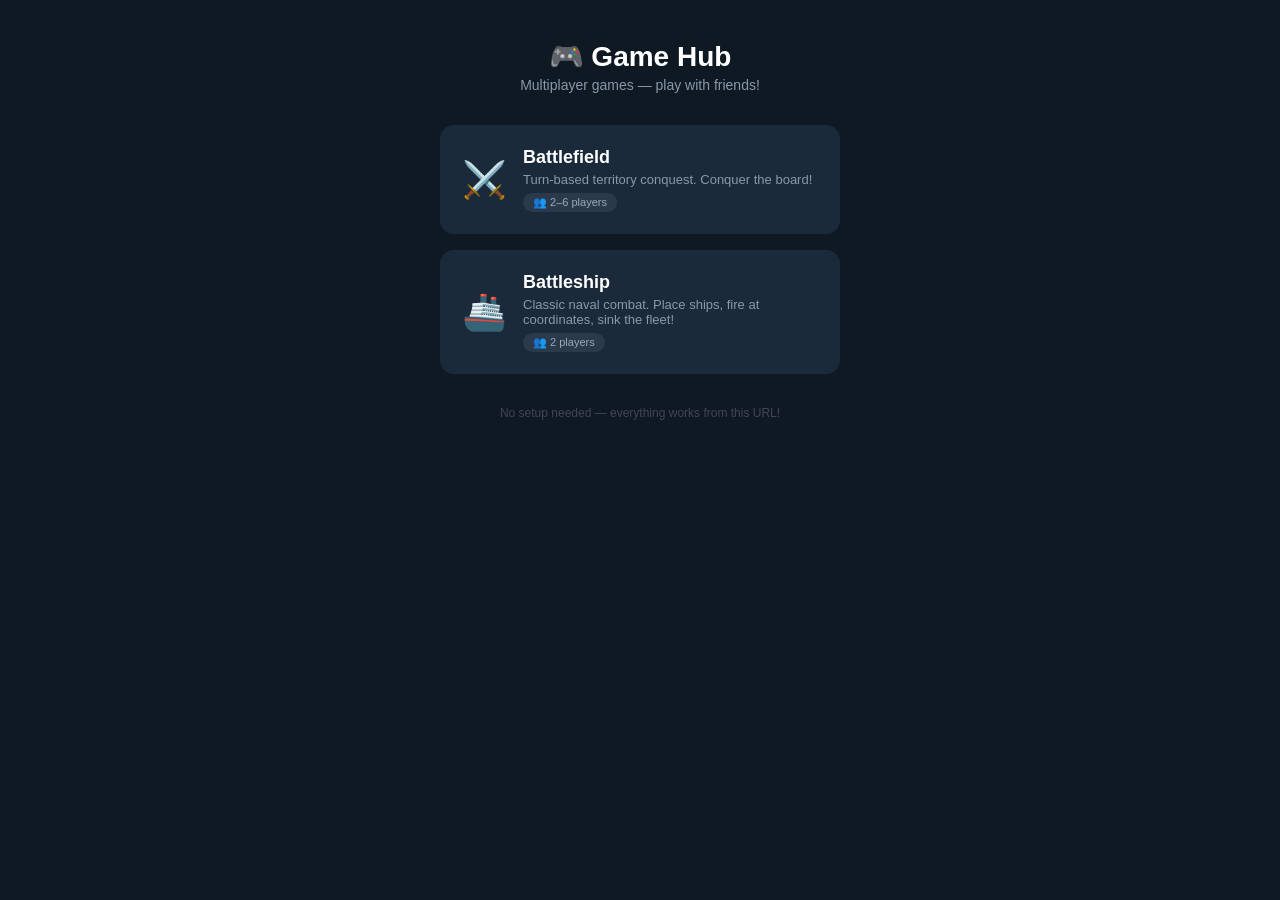
<file: index.html>
<!DOCTYPE html>
<html lang="en">
<head>
  <meta charset="UTF-8">
  <meta name="viewport" content="width=device-width, initial-scale=1.0, user-scalable=no">
  <title>Game Hub</title>
  <style>
    * { margin: 0; padding: 0; box-sizing: border-box; }
    body {
      font-family: -apple-system, BlinkMacSystemFont, 'Segoe UI', Roboto, sans-serif;
      background: #0f1923; color: #e0e0e0; min-height: 100vh;
      display: flex; flex-direction: column; align-items: center;
      padding: 40px 16px;
    }
    h1 { font-size: 28px; margin-bottom: 4px; color: #fff; }
    .subtitle { color: #8899aa; font-size: 14px; margin-bottom: 32px; }
    .games-grid {
      display: grid; grid-template-columns: 1fr;
      gap: 16px; width: 100%; max-width: 400px;
    }
    .game-card {
      background: #1a2a3a; border-radius: 14px; padding: 20px;
      display: flex; align-items: center; gap: 16px;
      text-decoration: none; color: inherit;
      transition: all 0.2s; border: 2px solid transparent;
    }
    .game-card:active { transform: scale(0.97); }
    .game-card:hover { border-color: #e74c3c; background: #1e3044; }
    .game-icon { font-size: 36px; flex-shrink: 0; }
    .game-info h3 { font-size: 18px; margin-bottom: 4px; color: #fff; }
    .game-info p { font-size: 13px; color: #8899aa; }
    .players-badge {
      background: #2a3a4a; padding: 3px 10px; border-radius: 20px;
      font-size: 11px; color: #99aabb; margin-top: 6px; display: inline-block;
    }
    .settings-section {
      margin-top: 40px; width: 100%; max-width: 400px;
      background: #1a2a3a; border-radius: 12px; padding: 16px;
    }
    .settings-section h4 { font-size: 14px; color: #8899aa; margin-bottom: 10px; }
    .settings-row { display: flex; gap: 8px; }
    .settings-row input {
      flex: 1; padding: 10px 14px; border: 2px solid #2a3a4a;
      border-radius: 8px; background: #0f1923; color: #fff;
      font-size: 14px; outline: none;
    }
    .settings-row input:focus { border-color: #3498db; }
    .settings-row button {
      padding: 10px 16px; border: none; border-radius: 8px;
      background: #2ecc71; color: #fff; font-weight: 600; cursor: pointer;
      font-size: 13px; white-space: nowrap;
    }
    .settings-row button:active { transform: scale(0.97); }
    #statusMsg { margin-top: 8px; font-size: 12px; color: #2ecc71; min-height: 18px; }
  </style>
</head>
<body>
  <h1>🎮 Game Hub</h1>
  <p class="subtitle">Multiplayer games — play with friends!</p>

  <div class="games-grid">
    <a href="games/battlefield/" class="game-card">
      <div class="game-icon">⚔️</div>
      <div class="game-info">
        <h3>Battlefield</h3>
        <p>Turn-based territory conquest. Conquer the board!</p>
        <span class="players-badge">👥 2–6 players</span>
      </div>
    </a>

    <a href="games/battleship/" class="game-card">
      <div class="game-icon">🚢</div>
      <div class="game-info">
        <h3>Battleship</h3>
        <p>Classic naval combat. Place ships, fire at coordinates, sink the fleet!</p>
        <span class="players-badge">👥 2 players</span>
      </div>
    </a>

    <!-- More games go here -->
    <!--
    <a href="games/next-game/" class="game-card">
      <div class="game-icon">🎯</div>
      <div class="game-info">
        <h3>Next Game</h3>
        <p>Coming soon...</p>
      </div>
    </a>
    -->
  </div>

  <p class="subtitle" style="margin-top:32px;font-size:12px;color:#445">
    No setup needed — everything works from this URL!
  </p>

  <script>
    // For backwards compatibility: ensure BF_BACKEND is this origin
    if (!localStorage.getItem('BF_BACKEND')) {
      // All games default to window.location.origin, so no config needed
    }
  </script>
</body>
</html>
</file>
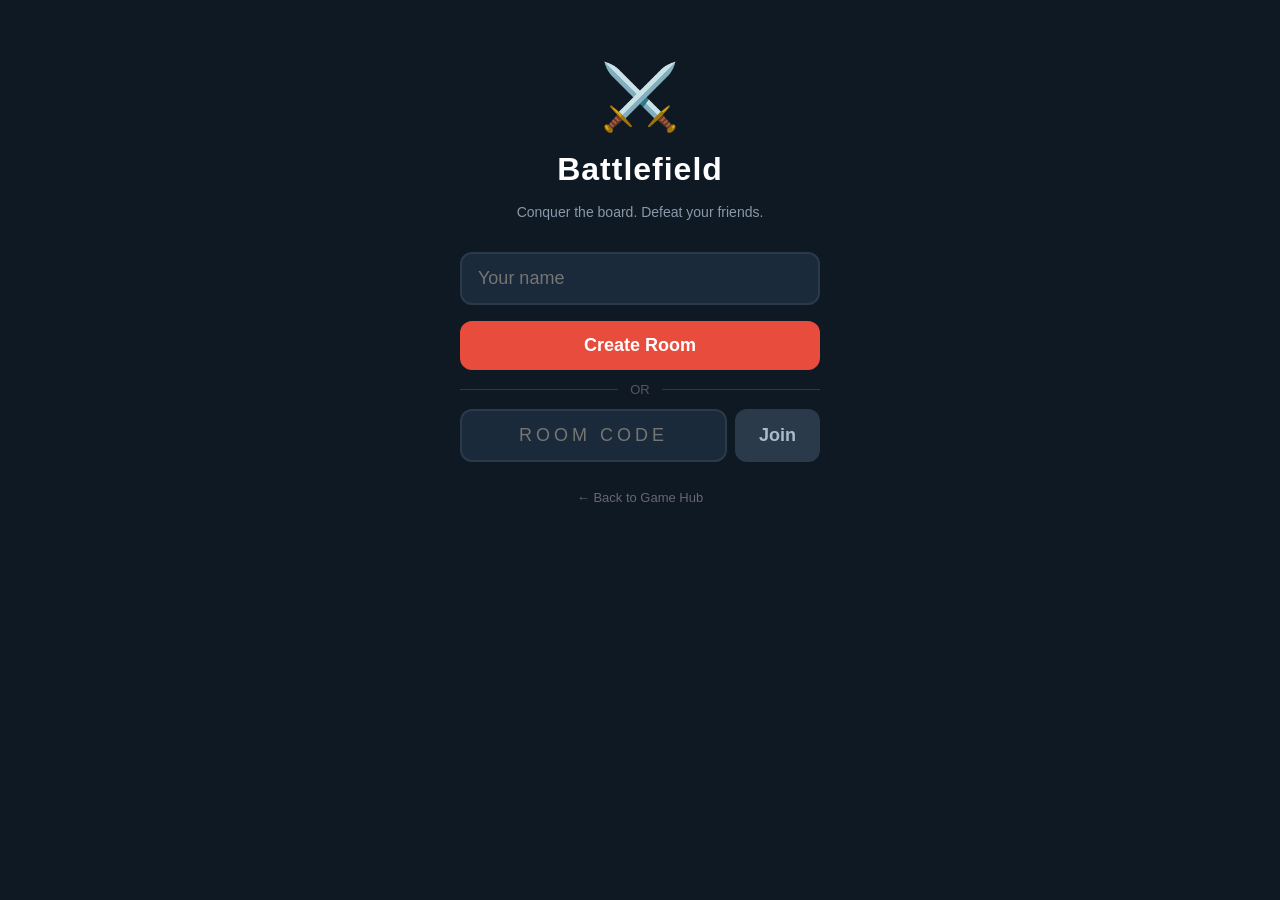
<file: games/battlefield/index.html>
<!DOCTYPE html>
<html lang="en">
<head>
  <meta charset="UTF-8">
  <meta name="viewport" content="width=device-width, initial-scale=1.0, user-scalable=no">
  <title>Battlefield</title>
  <link rel="stylesheet" href="style.css">
</head>
<body>
  <div id="landingPage">
    <div class="logo">⚔️</div>
    <h1>Battlefield</h1>
    <p class="subtitle">Conquer the board. Defeat your friends.</p>

    <div class="input-group">
      <input type="text" id="nameInput" placeholder="Your name" maxlength="12" autocomplete="off">
    </div>

    <div class="btn-group">
      <button id="createBtn" class="btn primary" onclick="createRoom()">Create Room</button>
      <div class="divider"><span>OR</span></div>
      <div class="join-row">
        <input type="text" id="roomCodeInput" placeholder="Room code" maxlength="4" autocomplete="off" style="text-transform:uppercase;letter-spacing:4px;text-align:center">
        <button id="joinBtn" class="btn secondary" onclick="joinRoom()">Join</button>
      </div>
    </div>

    <a href="../" class="back-link">← Back to Game Hub</a>

    <div id="errorMsg" class="error hide"></div>
  </div>

  <div id="lobbyPage" class="hide">
    <a href="../" class="back-link" style="margin-bottom:12px">← Hub</a>
    <div class="header">
      <span>Room: <strong id="roomCodeDisplay"></strong></span>
      <span id="playerCount">0/6</span>
    </div>
    <div id="playerList" class="player-list"></div>
    <button id="readyBtn" class="btn primary full" onclick="toggleReady()">Ready ✓</button>
    <p class="hint">Waiting for all players to be ready...</p>
  </div>

  <div id="gamePage" class="hide">
    <div id="gameHeader" class="game-header">
      <div id="turnInfo"></div>
      <div id="phaseInfo"></div>
      <a href="../" style="font-size:11px;color:#667;text-decoration:none">Exit</a>
    </div>
    <div id="board" class="board"></div>
    <div id="controls" class="controls">
      <div id="actionPanel"></div>
      <button id="endTurnBtn" class="btn secondary small hide" onclick="endTurn()">End Turn →</button>
    </div>
    <div id="battleLog" class="battle-log"></div>
  </div>

  <div id="gameOverModal" class="modal hide">
    <div class="modal-content">
      <div class="winner-icon">👑</div>
      <h2 id="winnerText">Player Wins!</h2>
      <button class="btn primary" onclick="location.reload()">Play Again</button>
    </div>
  </div>

  <script src="https://cdn.socket.io/4.7.4/socket.io.min.js"></script>
  <script>
    // 🔧 Backend URL: check localStorage, fallback to same origin
    const BACKEND_URL = localStorage.getItem('BF_BACKEND') || window.location.origin;
    const socket = io(BACKEND_URL);

    let playerIndex = -1;
    let myName = '';
    let myColor = '';
    let currentRoom = '';
    let isReady = false;
    let gameState = { board: [], players: [], currentPlayer: -1, phase: 'waiting' };
    let selectedCell = -1;
    let attackableCells = [];
    let myReinforcements = 0;
    let reinforcementsPlaced = 0;

    const COLORS = ['#e74c3c','#2ecc71','#3498db','#f39c12','#9b59b6','#1abc9c'];

    const savedName = localStorage.getItem('battlefield_name');
    if (savedName) document.getElementById('nameInput').value = savedName;

    function showError(msg) {
      const el = document.getElementById('errorMsg');
      el.textContent = msg;
      el.classList.remove('hide');
      setTimeout(() => el.classList.add('hide'), 3000);
    }

    function showPage(id) {
      ['landingPage', 'lobbyPage', 'gamePage', 'gameOverModal'].forEach(p => {
        document.getElementById(p).classList.toggle('hide', p !== id);
      });
    }

    function createRoom() {
      const name = document.getElementById('nameInput').value.trim();
      if (!name) return showError('Enter your name');
      myName = name;
      localStorage.setItem('battlefield_name', name);
      socket.emit('createRoom', name, (res) => {
        if (res.success) {
          currentRoom = res.code;
          playerIndex = res.playerIndex;
          myColor = COLORS[playerIndex];
          document.getElementById('roomCodeDisplay').textContent = res.code;
          showPage('lobbyPage');
        } else {
          showError(res.error || 'Failed to create room');
        }
      });
    }

    function joinRoom() {
      const name = document.getElementById('nameInput').value.trim();
      const code = document.getElementById('roomCodeInput').value.trim().toUpperCase();
      if (!name) return showError('Enter your name');
      if (!code) return showError('Enter a room code');
      myName = name;
      localStorage.setItem('battlefield_name', name);
      socket.emit('joinRoom', { code, name }, (res) => {
        if (res.success) {
          currentRoom = res.code;
          playerIndex = res.playerIndex;
          myColor = COLORS[playerIndex];
          document.getElementById('roomCodeDisplay').textContent = res.code;
          showPage('lobbyPage');
        } else {
          showError(res.error || 'Failed to join room');
        }
      });
    }

    function toggleReady() {
      isReady = !isReady;
      document.getElementById('readyBtn').textContent = isReady ? '✓ Ready' : 'Not Ready';
      document.getElementById('readyBtn').classList.toggle('active', isReady);
      socket.emit('ready');
    }

    socket.on('playerList', (players) => {
      const list = document.getElementById('playerList');
      list.innerHTML = players.map((p, i) => `
        <div class="player-item">
          <span class="player-color" style="background:${p.color}"></span>
          <span class="player-name">${p.name}</span>
          <span class="player-status">${p.ready ? '✓' : '...'}</span>
        </div>
      `).join('');
      document.getElementById('playerCount').textContent = `${players.length}/6`;
    });

    socket.on('gameStart', (data) => {
      gameState = data;
      selectedCell = -1;
      attackableCells = [];
      myReinforcements = 0;
      reinforcementsPlaced = 0;
      showPage('gamePage');
      renderBoard();
      updateGameInfo();
    });

    socket.on('boardUpdate', (board) => {
      gameState.board = board;
      renderBoard();
    });

    socket.on('turnUpdate', (data) => {
      gameState.currentPlayer = data.currentPlayer;
      gameState.phase = data.phase;
      myReinforcements = data.reinforcements || 0;
      reinforcementsPlaced = 0;

      document.getElementById('endTurnBtn').classList.add('hide');

      if (data.phase === 'reinforce') {
        document.getElementById('actionPanel').innerHTML =
          `<div class="phase-label">🎯 Reinforce Phase</div>
           <div class="phase-detail">Place <strong>${myReinforcements}</strong> troop${myReinforcements > 1 ? 's' : ''} on your territories</div>`;
      } else if (data.phase === 'attack') {
        document.getElementById('actionPanel').innerHTML =
          `<div class="phase-label">⚔️ Attack Phase</div>
           <div class="phase-detail">Select one of your territories, then an adjacent enemy</div>`;
        document.getElementById('endTurnBtn').classList.remove('hide');
      }

      selectedCell = -1;
      attackableCells = [];
      updateGameInfo();
      renderBoard();
    });

    socket.on('battleResult', (result) => {
      const log = document.getElementById('battleLog');
      const w = result.attackerWins ? '⚔️ Attacker wins!' : '🛡️ Defender holds!';
      log.innerHTML = `
        <div class="battle-entry ${result.attackerWins ? 'win' : 'loss'}">
          <div>🎲 Attack: [${result.aRolls.join(', ')}] = ${result.aTotal}</div>
          <div>🎲 Defend: [${result.dRolls.join(', ')}] = ${result.dTotal}</div>
          <div class="result-text">${w}</div>
        </div>` + log.innerHTML;
      if (log.children.length > 5) log.removeChild(log.lastChild);
    });

    socket.on('gameOver', (data) => {
      gameState.phase = 'ended';
      document.getElementById('winnerText').textContent =
        data.winner === playerIndex ? '🏆 You Win!' : `${data.winnerName} Wins!`;
      document.getElementById('gameOverModal').classList.remove('hide');
    });

    function renderBoard() {
      const board = document.getElementById('board');
      board.innerHTML = '';
      gameState.board.forEach((cell, i) => {
        const div = document.createElement('div');
        div.className = 'cell';
        if (cell.owner >= 0) {
          const color = gameState.players[cell.owner].color;
          div.style.background = color;
          if (cell.owner === playerIndex) {
            div.classList.add('own');
          } else {
            div.classList.add('enemy');
          }
          div.innerHTML = `<span class="troop-count">${cell.troops}</span>`;
        } else {
          div.classList.add('empty');
        }
        if (i === selectedCell) div.classList.add('selected');
        if (attackableCells.includes(i)) div.classList.add('attackable');

        div.addEventListener('click', () => onCellClick(i));
        div.addEventListener('touchend', (e) => { e.preventDefault(); onCellClick(i); });
        board.appendChild(div);
      });
    }

    function updateGameInfo() {
      const isMyTurn = gameState.currentPlayer === playerIndex;
      const currentPlayer = gameState.players[gameState.currentPlayer];
      const turnEl = document.getElementById('turnInfo');
      const phaseEl = document.getElementById('phaseInfo');

      if (gameState.phase === 'ended') return;

      if (isMyTurn) {
        turnEl.innerHTML = `Your turn <span style="color:${myColor}">⬤</span>`;
        turnEl.className = 'my-turn';
      } else {
        turnEl.innerHTML = `${currentPlayer.name}'s turn <span style="color:${currentPlayer.color}">⬤</span>`;
        turnEl.className = 'other-turn';
      }
    }

    function onCellClick(idx) {
      if (gameState.currentPlayer !== playerIndex) return;
      const cell = gameState.board[idx];

      if (gameState.phase === 'reinforce') {
        if (cell.owner !== playerIndex) return;
        if (reinforcementsPlaced >= myReinforcements) return;
        socket.emit('placeTroops', idx);
        reinforcementsPlaced++;
        if (reinforcementsPlaced < myReinforcements) {
          document.getElementById('actionPanel').innerHTML =
            `<div class="phase-label">🎯 Placing reinforcements (${reinforcementsPlaced}/${myReinforcements})</div>`;
        }
        return;
      }

      if (gameState.phase === 'attack') {
        if (cell.owner === playerIndex) {
          selectedCell = idx;
          attackableCells = getAttackableCells(idx);
          renderBoard();
          document.getElementById('actionPanel').innerHTML =
            `<div class="phase-label">⚔️ Selected territory</div>
             <div class="phase-detail">Tap an adjacent enemy to attack</div>`;
        } else if (attackableCells.includes(idx)) {
          socket.emit('attack', selectedCell, idx);
          selectedCell = -1;
          attackableCells = [];
          document.getElementById('actionPanel').innerHTML = `<div class="phase-label">⚔️ Attacking...</div>`;
        } else {
          selectedCell = -1;
          attackableCells = [];
          renderBoard();
          document.getElementById('actionPanel').innerHTML =
            `<div class="phase-label">⚔️ Attack Phase</div>
             <div class="phase-detail">Select one of your territories, then an adjacent enemy</div>`;
        }
      }
    }

    function getAttackableCells(fromIdx) {
      const adj = [];
      const row = Math.floor(fromIdx / 8);
      const col = fromIdx % 8;
      if (row > 0) adj.push(fromIdx - 8);
      if (row < 7) adj.push(fromIdx + 8);
      if (col > 0) adj.push(fromIdx - 1);
      if (col < 7) adj.push(fromIdx + 1);
      return adj.filter(i => {
        const cell = gameState.board[i];
        return cell.owner >= 0 && cell.owner !== playerIndex;
      });
    }

    function endTurn() {
      selectedCell = -1;
      attackableCells = [];
      socket.emit('endTurn');
    }

    document.addEventListener('keydown', (e) => {
      if (e.key === 'Enter') {
        const active = document.activeElement;
        if (active === document.getElementById('nameInput')) createRoom();
        if (active === document.getElementById('roomCodeInput')) joinRoom();
      }
    });
  </script>
</body>
</html>
</file>
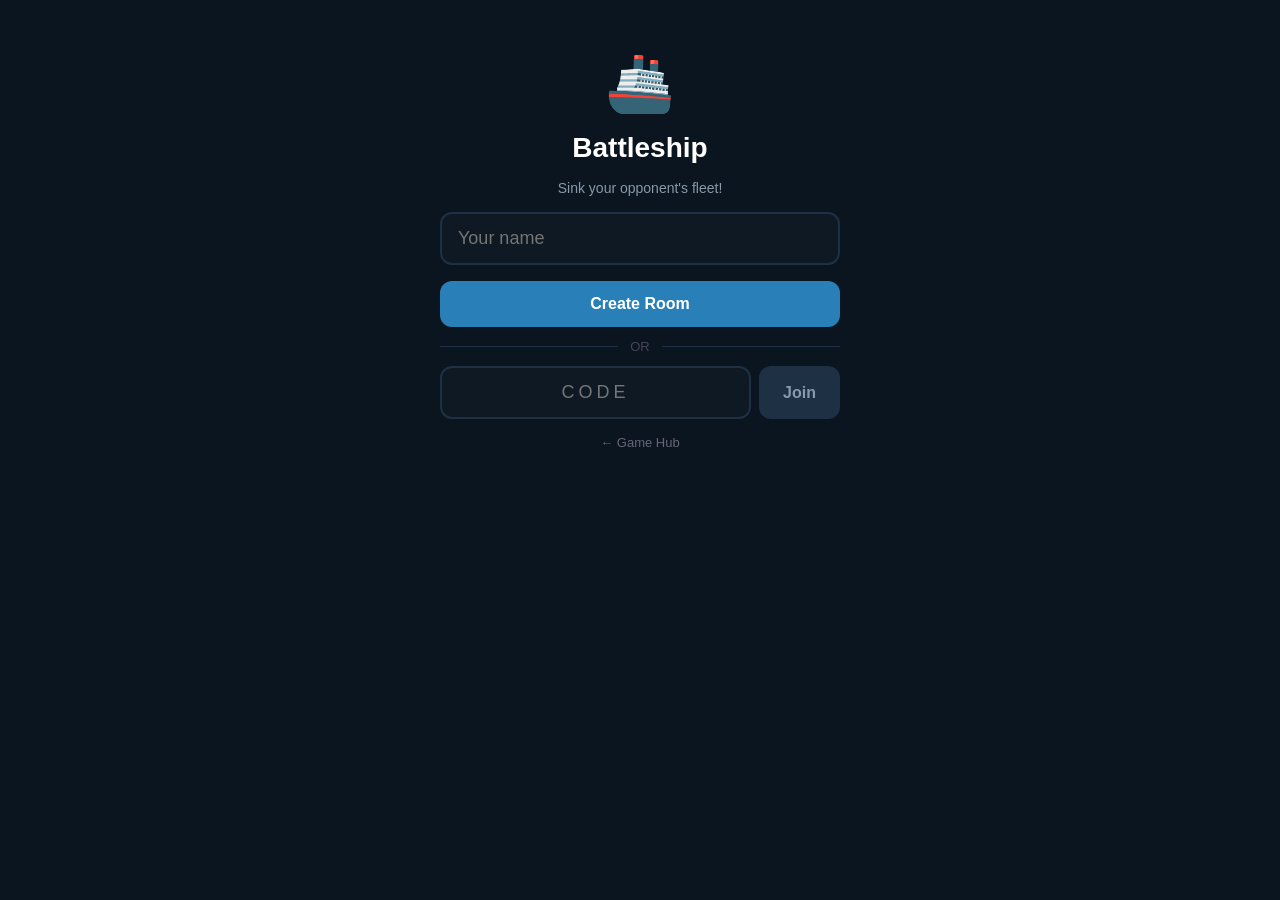
<file: games/battleship/index.html>
<!DOCTYPE html>
<html lang="en">
<head>
  <meta charset="UTF-8">
  <meta name="viewport" content="width=device-width, initial-scale=1.0, maximum-scale=1.0, user-scalable=no">
  <title>Battleship</title>
  <link rel="stylesheet" href="style.css">
</head>
<body>
  <!-- LANDING -->
  <div id="landingPage">
    <div class="logo">🚢</div>
    <h1>Battleship</h1>
    <p class="subtitle">Sink your opponent's fleet!</p>
    <div class="input-group">
      <input type="text" id="nameInput" placeholder="Your name" maxlength="12" autocomplete="off">
    </div>
    <div class="btn-group">
      <button class="btn primary" onclick="createRoom()">Create Room</button>
      <div class="divider"><span>OR</span></div>
      <div class="join-row">
        <input type="text" id="roomCodeInput" placeholder="Code" maxlength="4" autocomplete="off">
        <button class="btn secondary" onclick="joinRoom()">Join</button>
      </div>
    </div>
    <a href="../" class="back-link">← Game Hub</a>
    <div id="errorMsg" class="error hide"></div>
  </div>

  <!-- LOBBY -->
  <div id="lobbyPage" class="hide">
    <a href="../" class="back-link">← Hub</a>
    <div class="header">
      <span>Room: <strong id="roomCodeDisplay"></strong></span>
      <span id="playerCount">0/2</span>
    </div>
    <div id="playerList" class="player-list"></div>
    <p class="hint">Waiting for opponent to join...</p>
  </div>

  <!-- GAME (Placement + Play) -->
  <div id="gamePage" class="hide">
    <div id="turnBanner" class="turn-banner-wait">Setting up...</div>

    <!-- PLACEMENT PHASE -->
    <div id="placementArea">
      <div class="board-section-title">Your Fleet</div>
      <div class="board-wrapper">
        <div class="col-labels" id="yourColLabels"></div>
        <div style="display:flex">
          <div class="row-labels" id="yourRowLabels"></div>
          <div class="board" id="placementBoard"></div>
        </div>
      </div>

      <div class="ship-selector" id="shipSelector"></div>
      <div class="placement-controls">
        <button class="btn-rotate" id="rotateBtn" onclick="toggleRotation()">↻ Vertical</button>
        <button class="btn-ready" id="readyBtn" onclick="readyShips()" disabled>Ready</button>
      </div>
    </div>

    <!-- PLAY PHASE -->
    <div id="playArea" class="hide">
      <div id="log"></div>

      <div style="opacity:0.6;transform:scale(0.85);transform-origin:top center">
        <div class="board-section-title">Your Fleet</div>
        <div class="board-wrapper">
          <div class="col-labels" id="yourPlayColLabels"></div>
          <div style="display:flex">
            <div class="row-labels" id="yourPlayRowLabels"></div>
            <div class="board" id="yourPlayBoard"></div>
          </div>
        </div>
      </div>

      <div class="board-section-title" id="opponentSectionTitle">Opponent's Waters</div>
      <div class="board-wrapper">
        <div class="col-labels" id="opponentColLabels"></div>
        <div style="display:flex">
          <div class="row-labels" id="opponentRowLabels"></div>
          <div class="board" id="opponentBoard"></div>
        </div>
      </div>
    </div>
  </div>

  <!-- GAME OVER -->
  <div id="gameOverModal" class="hide">
    <div class="modal-content">
      <div class="winner-icon">🏆</div>
      <h2 id="winnerText">Game Over</h2>
      <button class="btn primary full" onclick="location.reload()">Play Again</button>
    </div>
  </div>

  <script src="https://cdn.socket.io/4.7.4/socket.io.min.js"></script>
  <script>
    const BACKEND_URL = localStorage.getItem('BF_BACKEND') || window.location.origin;
    const socket = io(BACKEND_URL);

    const ROWS = 'ABCDEFGHIJ';
    const SHIP_DEFS = [
      { id: 0, name: 'Carrier', size: 5 },
      { id: 1, name: 'Battleship', size: 4 },
      { id: 2, name: 'Cruiser', size: 3 },
      { id: 3, name: 'Submarine', size: 3 },
      { id: 4, name: 'Destroyer', size: 2 }
    ];

    let myName = '', myIndex = -1, roomCode = '';
    let horizontal = true;
    let selectedShipId = -1;
    let myShips = [];
    let myBoard = [];
    let opponentName = '';
    let isMyTurn = false;
    let opponentBoardState = null; // cached sanitized opponent board

    function createEmptyBoard() {
      const b = [];
      for (let r = 0; r < 10; r++) {
        b[r] = [];
        for (let c = 0; c < 10; c++) b[r][c] = { shipId: -1, hit: false };
      }
      return b;
    }
    function cloneShipDefs() {
      return SHIP_DEFS.map(s => ({ id: s.id, name: s.name, size: s.size, cells: [], hits: 0, alive: true }));
    }

    const savedName = localStorage.getItem('bs_name');
    if (savedName) document.getElementById('nameInput').value = savedName;

    function showError(msg) {
      const el = document.getElementById('errorMsg');
      el.textContent = msg; el.classList.remove('hide');
      setTimeout(() => el.classList.add('hide'), 3000);
    }

    function showPage(id) {
      ['landingPage','lobbyPage','gamePage'].forEach(p => {
        document.getElementById(p).classList.toggle('hide', p !== id);
      });
    }

    function createRoom() {
      const name = document.getElementById('nameInput').value.trim();
      if (!name) return showError('Enter your name');
      myName = name;
      localStorage.setItem('bs_name', name);
      socket.emit('bsCreateRoom', name, (res) => {
        if (res.success) {
          roomCode = res.code; myIndex = res.playerIndex;
          document.getElementById('roomCodeDisplay').textContent = res.code;
          showPage('lobbyPage');
        } else showError(res.error);
      });
    }

    function joinRoom() {
      const name = document.getElementById('nameInput').value.trim();
      const code = document.getElementById('roomCodeInput').value.trim().toUpperCase();
      if (!name) return showError('Enter your name');
      if (!code) return showError('Enter room code');
      myName = name;
      localStorage.setItem('bs_name', name);
      socket.emit('bsJoinRoom', { code, name }, (res) => {
        if (res.success) {
          roomCode = res.code; myIndex = res.playerIndex;
          document.getElementById('roomCodeDisplay').textContent = res.code;
          showPage('lobbyPage');
        } else showError(res.error);
      });
    }

    // --- Socket Listeners ---
    socket.on('bsPlayerList', (players) => {
      const list = document.getElementById('playerList');
      list.innerHTML = players.map(p => `
        <div class="player-item">
          <span class="player-name">${p.name}</span>
          <span class="player-status">${p.ready ? '✓ Ready' : '...'}</span>
        </div>
      `).join('');
      document.getElementById('playerCount').textContent = `${players.length}/2`;
    });

    socket.on('bsGameStart', (data) => {
      myIndex = data.playerIndex;
      myBoard = data.yourBoard;
      myShips = data.yourShips;
      opponentName = data.opponentName;
      isMyTurn = data.firstTurn === myIndex;
      opponentBoardState = null;
      showPage('gamePage');
      startPlayPhase();
    });

    socket.on('bsStartPlacement', (data) => {
      opponentName = data.opponentName;
      myBoard = createEmptyBoard();
      myShips = cloneShipDefs();
      showPage('gamePage');
      initPlacement();
    });

    socket.on('bsShipPlaced', (data) => {
      myShips = data.shipData;
      // Update client board from ship data
      myBoard = createEmptyBoard();
      for (const ship of myShips) {
        for (const cell of ship.cells) {
          myBoard[cell.r][cell.c].shipId = ship.id;
        }
      }
      renderPlacementBoard();
      renderShipSelector();
      updateReadyBtn();
    });

    socket.on('bsShotResult', (data) => {
      // I shot, here's the result
      opponentBoardState = data.opponentBoard;
      renderOpponentBoard(opponentBoardState);
      if (data.hit) {
        addLog(data.hit ? '🎯 HIT!' : '💧 Miss');
        if (data.shipSunk) addLog(`💥 ${data.shipSunk.name} SUNK!`);
      } else {
        addLog('💧 Miss');
      }
    });

    socket.on('bsOpponentShot', (data) => {
      // Opponent shot at my board
      if (data.hit) {
        myBoard[data.row][data.col].hit = true;
        addLog(`💥 Opponent scored a HIT!`);
        if (data.shipSunk) addLog(`💀 Your ${data.shipSunk.name} was sunk!`);
      } else {
        myBoard[data.row][data.col].hit = true;
        addLog('Opponent missed');
      }
      renderYourPlayBoard();
    });

    socket.on('bsTurnChange', (data) => {
      isMyTurn = data.currentTurn === myIndex;
      updateTurnBanner();
      renderOpponentBoard(opponentBoardState);
    });

    socket.on('bsGameOver', (data) => {
      showPage('gamePage');
      document.getElementById('placementArea').classList.add('hide');
      document.getElementById('playArea').classList.remove('hide');
      document.getElementById('winnerText').textContent =
        data.winner === myIndex ? '🏆 You Win!' : `${data.winnerName} Wins!`;
      document.getElementById('gameOverModal').classList.remove('hide');
    });

    // === PLACEMENT ===
    function initPlacement() {
      document.getElementById('placementArea').classList.remove('hide');
      document.getElementById('playArea').classList.add('hide');
      renderPlacementBoard();
      renderShipSelector();
      document.getElementById('rotateBtn').textContent = '↻ Vertical';
      horizontal = true;
      selectedShipId = SHIP_DEFS[0].id;
      updateReadyBtn();
    }

    function renderPlacementBoard() {
      const board = document.getElementById('placementBoard');
      board.innerHTML = '';
      for (let r = 0; r < 10; r++) {
        for (let c = 0; c < 10; c++) {
          const cell = document.createElement('div');
          cell.className = 'cell';
          const shipId = myBoard[r][c].shipId;
          if (shipId >= 0) {
            cell.classList.add('ship');
          } else {
            cell.classList.add('water');
          }
          cell.dataset.r = r; cell.dataset.c = c;
          cell.addEventListener('click', () => onPlacementCellClick(r, c));
          cell.addEventListener('touchend', (e) => { e.preventDefault(); onPlacementCellClick(r, c); });
          board.appendChild(cell);
        }
      }
      renderColumnLabels('yourColLabels');
      renderRowLabels('yourRowLabels');
    }

    function renderShipSelector() {
      const container = document.getElementById('shipSelector');
      container.innerHTML = SHIP_DEFS.map(ship => {
        const placed = myShips.find(s => s.id === ship.id).cells.length === ship.size;
        return `
          <div class="ship-option ${selectedShipId === ship.id ? 'selected' : ''} ${placed ? 'placed' : ''}"
               onclick="selectShip(${ship.id})">
            <span class="ship-name">${ship.name}</span>
            <div class="ship-blocks">
              ${Array(ship.size).fill().map(() => '<span></span>').join('')}
            </div>
          </div>
        `;
      }).join('');
    }

    function selectShip(id) {
      const ship = myShips.find(s => s.id === id);
      if (ship && ship.cells.length === ship.size) {
        // Already placed — remove it
        socket.emit('bsRemoveShip', id);
        return;
      }
      selectedShipId = id;
      renderShipSelector();
    }

    function toggleRotation() {
      horizontal = !horizontal;
      document.getElementById('rotateBtn').textContent = horizontal ? '↻ Vertical' : '↻ Horizontal';
      document.getElementById('rotateBtn').classList.toggle('active', !horizontal);
    }

    function onPlacementCellClick(row, col) {
      if (selectedShipId < 0) return;
      const shipDef = SHIP_DEFS.find(s => s.id === selectedShipId);
      const existing = myShips.find(s => s.id === selectedShipId);
      if (existing && existing.cells.length > 0) return; // already placed, remove first

      // Check if it can be placed here
      socket.emit('bsPlaceShip', { shipId: selectedShipId, row, col, horizontal });
    }

    // Remove ship on double-tap? Or let the remove be via re-clicking the ship option
    document.addEventListener('dblclick', (e) => {
      const cell = e.target.closest('.cell');
      if (!cell) return;
      const r = parseInt(cell.dataset.r);
      const c = parseInt(cell.dataset.c);
      if (isNaN(r)) return;
      const shipId = myBoard[r][c].shipId;
      if (shipId >= 0) {
        socket.emit('bsRemoveShip', shipId);
      }
    });

    function updateReadyBtn() {
      const allPlaced = myShips.every(s => s.cells.length === s.size);
      document.getElementById('readyBtn').disabled = !allPlaced;
    }

    function readyShips() {
      const allPlaced = myShips.every(s => s.cells.length === s.size);
      if (!allPlaced) return;
      socket.emit('bsReady');
      document.getElementById('readyBtn').disabled = true;
      document.getElementById('readyBtn').textContent = 'Waiting...';
    }

    // === PLAY ===
    function startPlayPhase() {
      playStarted = true;
      document.getElementById('placementArea').classList.add('hide');
      document.getElementById('playArea').classList.remove('hide');
      renderYourPlayBoard();
      renderOpponentBoard(null);
      updateTurnBanner();
      renderColumnLabels('yourPlayColLabels');
      renderRowLabels('yourPlayRowLabels');
      renderColumnLabels('opponentColLabels');
      renderRowLabels('opponentRowLabels');
    }

    // Detect when both players are ready -> start play
    // We'll know from the turn change event or the first shot result
    let playStarted = false;

    function renderYourPlayBoard() {
      const board = document.getElementById('yourPlayBoard');
      board.innerHTML = '';
      for (let r = 0; r < 10; r++) {
        for (let c = 0; c < 10; c++) {
          const cell = document.createElement('div');
          cell.className = 'cell';
          const data = myBoard[r][c];
          if (data.hit) {
            if (data.shipId >= 0) {
              cell.classList.add('hit');
            } else {
              cell.classList.add('miss');
            }
          } else if (data.shipId >= 0) {
            cell.classList.add('ship');
          } else {
            cell.classList.add('water');
          }
          board.appendChild(cell);
        }
      }
    }

    function renderOpponentBoard(sanitized) {
      if (!playStarted) startPlayPhase();
      playStarted = true;
      const board = document.getElementById('opponentBoard');
      board.innerHTML = '';
      for (let r = 0; r < 10; r++) {
        for (let c = 0; c < 10; c++) {
          const cell = document.createElement('div');
          cell.className = 'cell';

          const shot = sanitized && sanitized[r][c];
          if (shot && shot.hit) {
            // Previously shot — show hit/miss marker
            cell.classList.add(shot.hasShip ? 'hit' : 'miss');
          } else {
            // Unexplored
            cell.classList.add('water');
            if (isMyTurn) {
              cell.classList.add('targetable');
              cell.addEventListener('click', () => shoot(r, c));
            }
          }

          board.appendChild(cell);
        }
      }
      if (isMyTurn) {
        document.getElementById('opponentSectionTitle').textContent = 'Tap to fire! 🔫';
      } else {
        document.getElementById('opponentSectionTitle').textContent = `${opponentName}'s Waters`;
      }
    }

    function shoot(row, col) {
      if (!isMyTurn) return;
      // Check if this cell was already shot
      if (opponentBoardState && opponentBoardState[row] && opponentBoardState[row][col] && opponentBoardState[row][col].hit) {
        addLog('⚠ Already shot there!');
        return;
      }
      socket.emit('bsShoot', row, col);
      isMyTurn = false;
      updateTurnBanner();
      document.getElementById('opponentSectionTitle').textContent = 'Waiting...';
    }

    function updateTurnBanner() {
      const banner = document.getElementById('turnBanner');
      if (isMyTurn) {
        banner.textContent = '🔫 YOUR TURN — Fire at opponent!';
        banner.className = 'turn-banner-mine';
      } else {
        banner.textContent = `⏳ Waiting for ${opponentName}...`;
        banner.className = 'turn-banner-wait';
      }
    }

    function addLog(msg) {
      const log = document.getElementById('log');
      const entry = document.createElement('div');
      entry.className = 'log-entry';
      entry.textContent = msg;
      log.prepend(entry);
      if (log.children.length > 8) log.removeChild(log.lastChild);
    }

    // Helper render functions
    function renderColumnLabels(containerId) {
      const container = document.getElementById(containerId);
      container.innerHTML = '<div style="width:22px"></div>' +
        Array.from({length:10}, (_, i) => `<div class="col-label">${i + 1}</div>`).join('');
    }
    function renderRowLabels(containerId) {
      const container = document.getElementById(containerId);
      container.innerHTML = ROWS.split('').map(l => `<div class="row-label">${l}</div>`).join('');
    }

    // Key bindings
    document.addEventListener('keydown', (e) => {
      if (e.key === 'Enter') {
        if (!document.getElementById('landingPage').classList.contains('hide')) {
          if (document.activeElement === document.getElementById('roomCodeInput')) joinRoom();
          else createRoom();
        }
      }
    });
  </script>
</body>
</html>
</file>
<file: games/battlefield/style.css>
* {
  margin: 0;
  padding: 0;
  box-sizing: border-box;
}

body {
  font-family: -apple-system, BlinkMacSystemFont, 'Segoe UI', Roboto, sans-serif;
  background: #0f1923;
  color: #e0e0e0;
  min-height: 100vh;
  display: flex;
  justify-content: center;
  align-items: flex-start;
  padding: 20px 10px;
  -webkit-tap-highlight-color: transparent;
  user-select: none;
  -webkit-user-select: none;
}

.hide { display: none !important; }

.back-link {
  color: #667;
  font-size: 13px;
  text-decoration: none;
  display: inline-block;
  margin-top: 12px;
}
.back-link:hover { color: #99aabb; }

/* --- Landing --- */
#landingPage {
  display: flex;
  flex-direction: column;
  align-items: center;
  gap: 16px;
  padding: 40px 20px;
  max-width: 400px;
  width: 100%;
}

.logo { font-size: 64px; }
h1 { font-size: 32px; color: #fff; letter-spacing: 1px; }
.subtitle { color: #8899aa; font-size: 14px; margin-bottom: 16px; }

.input-group { width: 100%; }
.input-group input, .join-row input {
  width: 100%;
  padding: 14px 16px;
  border: 2px solid #2a3a4a;
  border-radius: 12px;
  background: #1a2a3a;
  color: #fff;
  font-size: 18px;
  outline: none;
  transition: border-color 0.2s;
}
.input-group input:focus, .join-row input:focus { border-color: #3498db; }

.btn-group {
  display: flex;
  flex-direction: column;
  gap: 12px;
  width: 100%;
}

.btn {
  padding: 14px 24px;
  border: none;
  border-radius: 12px;
  font-size: 18px;
  font-weight: 600;
  cursor: pointer;
  transition: all 0.2s;
  -webkit-tap-highlight-color: transparent;
}
.btn:active { transform: scale(0.97); }
.btn.primary { background: #e74c3c; color: #fff; }
.btn.primary:hover { background: #c0392b; }
.btn.secondary { background: #2a3a4a; color: #aabbcc; }
.btn.secondary:hover { background: #3a4a5a; }
.btn.small { padding: 10px 18px; font-size: 15px; }
.btn.full { width: 100%; }
.btn.active { background: #27ae60 !important; }

.divider {
  display: flex;
  align-items: center;
  gap: 12px;
  color: #556;
  font-size: 13px;
}
.divider::before, .divider::after {
  content: '';
  flex: 1;
  height: 1px;
  background: #2a3a4a;
}

.join-row { display: flex; gap: 8px; }
.join-row input { flex: 1; }
.join-row .btn { flex-shrink: 0; }

.error {
  color: #e74c3c;
  background: #2a1520;
  padding: 10px 16px;
  border-radius: 8px;
  font-size: 14px;
  width: 100%;
  text-align: center;
}

/* --- Lobby --- */
#lobbyPage {
  max-width: 400px;
  width: 100%;
  padding: 20px;
}

.header {
  display: flex;
  justify-content: space-between;
  align-items: center;
  margin-bottom: 24px;
  font-size: 18px;
}
.header strong { color: #f39c12; letter-spacing: 3px; }

.player-list { display: flex; flex-direction: column; gap: 8px; margin-bottom: 24px; }

.player-item {
  display: flex;
  align-items: center;
  gap: 12px;
  padding: 12px 16px;
  background: #1a2a3a;
  border-radius: 10px;
}
.player-color {
  width: 14px;
  height: 14px;
  border-radius: 50%;
  flex-shrink: 0;
}
.player-name { flex: 1; font-size: 16px; }
.player-status { font-size: 18px; color: #27ae60; }

.hint { text-align: center; color: #667; font-size: 13px; margin-top: 12px; }

/* --- Game --- */
#gamePage {
  display: flex;
  flex-direction: column;
  align-items: center;
  gap: 10px;
  width: 100%;
  max-width: 480px;
}

.game-header {
  width: 100%;
  display: flex;
  justify-content: space-between;
  align-items: center;
  padding: 8px 4px;
  font-size: 14px;
  flex-wrap: wrap;
  gap: 4px;
}

.my-turn { color: #2ecc71; font-weight: 600; }
.other-turn { color: #8899aa; }

.board {
  display: grid;
  grid-template-columns: repeat(8, 1fr);
  gap: 3px;
  width: 100%;
  aspect-ratio: 1;
  max-width: 420px;
}

.cell {
  border-radius: 5px;
  display: flex;
  align-items: center;
  justify-content: center;
  position: relative;
  cursor: pointer;
  transition: all 0.15s;
  aspect-ratio: 1;
  min-height: 30px;
}
.cell.empty { background: #1a2a3a; border: 1px solid #253545; }
.cell.own { border: 2px solid rgba(255,255,255,0.3); }
.cell.enemy { border: 1px solid rgba(0,0,0,0.3); }
.cell.selected { transform: scale(1.08); z-index: 2; border: 3px solid #fff !important; box-shadow: 0 0 12px rgba(255,255,255,0.5); }
.cell.attackable { animation: pulse 0.8s ease-in-out infinite; border: 2px dashed #fff !important; }
.cell:active { transform: scale(0.92); }

@keyframes pulse {
  0%, 100% { box-shadow: 0 0 0 0 rgba(255,255,255,0.3); }
  50% { box-shadow: 0 0 8px 4px rgba(255,255,255,0.15); }
}

.troop-count {
  font-size: clamp(11px, 3.5vw, 20px);
  font-weight: 700;
  color: #fff;
  text-shadow: 0 1px 3px rgba(0,0,0,0.7);
}

/* --- Controls --- */
.controls {
  width: 100%;
  display: flex;
  flex-direction: column;
  gap: 8px;
}

#actionPanel {
  background: #1a2a3a;
  border-radius: 10px;
  padding: 12px;
  text-align: center;
  min-height: 60px;
}
.phase-label { font-size: 16px; font-weight: 600; margin-bottom: 4px; }
.phase-detail { font-size: 13px; color: #8899aa; }

#endTurnBtn { align-self: flex-end; }

/* --- Battle Log --- */
.battle-log {
  width: 100%;
  max-height: 100px;
  overflow-y: auto;
  margin-top: 4px;
}
.battle-entry {
  background: #1a2a3a;
  padding: 8px 12px;
  border-radius: 8px;
  margin-bottom: 4px;
  font-size: 12px;
}
.battle-entry.win { border-left: 3px solid #2ecc71; }
.battle-entry.loss { border-left: 3px solid #e74c3c; }
.result-text { font-weight: 600; margin-top: 2px; }

/* --- Modal --- */
.modal {
  position: fixed;
  top: 0; left: 0; right: 0; bottom: 0;
  background: rgba(0,0,0,0.8);
  display: flex;
  align-items: center;
  justify-content: center;
  z-index: 100;
}
.modal-content {
  background: #1a2a3a;
  border-radius: 16px;
  padding: 40px 32px;
  text-align: center;
  display: flex;
  flex-direction: column;
  align-items: center;
  gap: 16px;
  min-width: 280px;
}
.winner-icon { font-size: 64px; }
.modal-content h2 { font-size: 28px; }

/* --- Scrollbar --- */
::-webkit-scrollbar { width: 4px; }
::-webkit-scrollbar-track { background: transparent; }
::-webkit-scrollbar-thumb { background: #3a4a5a; border-radius: 2px; }

/* --- Responsive --- */
@media (max-width: 380px) {
  .board { gap: 2px; }
  .game-header { font-size: 12px; }
}
</file>
<file: games/battleship/style.css>
* { margin: 0; padding: 0; box-sizing: border-box; }

body {
  font-family: -apple-system, BlinkMacSystemFont, 'Segoe UI', Roboto, sans-serif;
  background: #0b1520;
  color: #e0e0e0;
  min-height: 100vh;
  padding: 10px;
  -webkit-tap-highlight-color: transparent;
  user-select: none;
  -webkit-user-select: none;
}

.hide { display: none !important; }

.back-link { color: #667; font-size: 13px; text-decoration: none; }
.back-link:hover { color: #99aabb; }

/* --- LANDING --- */
#landingPage {
  max-width: 400px; margin: 40px auto;
  display: flex; flex-direction: column; align-items: center; gap: 16px;
}
.logo { font-size: 56px; }
h1 { font-size: 28px; color: #fff; }
.subtitle { color: #8899aa; font-size: 14px; }

.input-group { width: 100%; }
.input-group input, .join-row input {
  width: 100%; padding: 14px 16px;
  border: 2px solid #1e3044; border-radius: 12px;
  background: #0f1923; color: #fff; font-size: 18px; outline: none; transition: 0.2s;
}
.input-group input:focus, .join-row input:focus { border-color: #2980b9; }

.btn-group { display: flex; flex-direction: column; gap: 12px; width: 100%; }
.btn {
  padding: 14px 24px; border: none; border-radius: 12px;
  font-size: 16px; font-weight: 600; cursor: pointer; transition: 0.2s;
}
.btn:active { transform: scale(0.97); }
.btn.primary { background: #2980b9; color: #fff; }
.btn.primary:hover { background: #1f6fa0; }
.btn.secondary { background: #1e3044; color: #8899aa; }
.btn.small { padding: 10px 18px; font-size: 14px; }
.btn.full { width: 100%; }
.btn.active { background: #27ae60 !important; }

.divider { display: flex; align-items: center; gap: 12px; color: #445; font-size: 13px; }
.divider::before, .divider::after { content: ''; flex: 1; height: 1px; background: #1e3044; }

.join-row { display: flex; gap: 8px; }
.join-row input { flex: 1; text-transform: uppercase; letter-spacing: 4px; text-align: center; }
.join-row .btn { flex-shrink: 0; }

.error { color: #e74c3c; background: #1a1020; padding: 10px 16px; border-radius: 8px; font-size: 14px; width: 100%; text-align: center; }

/* --- LOBBY --- */
#lobbyPage { max-width: 400px; margin: 0 auto; padding: 20px; }
.header { display: flex; justify-content: space-between; margin-bottom: 24px; font-size: 18px; }
.header strong { color: #2980b9; letter-spacing: 3px; }
.player-list { display: flex; flex-direction: column; gap: 8px; margin-bottom: 24px; }
.player-item {
  display: flex; align-items: center; gap: 12px; padding: 12px 16px;
  background: #0f1923; border-radius: 10px;
}
.player-name { flex: 1; font-size: 16px; }
.player-status { font-size: 18px; color: #27ae60; }
.hint { text-align: center; color: #556; font-size: 13px; margin-top: 12px; }

/* --- GAME --- */
#gamePage { display: flex; flex-direction: column; gap: 8px; max-width: 480px; margin: 0 auto; }

.game-header {
  display: flex; justify-content: space-between; align-items: center;
  padding: 6px 4px; font-size: 14px; flex-wrap: wrap; gap: 4px;
}
.my-turn { color: #2ecc71; font-weight: 600; }
.other-turn { color: #8899aa; }

/* Turn indicator */
#turnBanner {
  text-align: center; padding: 8px; border-radius: 8px;
  font-size: 15px; font-weight: 600;
}
.turn-banner-mine { background: #0a2a1a; color: #2ecc71; }
.turn-banner-wait { background: #1a1a2a; color: #8899aa; }

/* Grid labels */
.board-wrapper {
  position: relative; width: 100%;
}
.board-labels {
  display: flex; width: 100%;
}
.col-labels {
  display: flex; width: 100%; padding-left: 22px;
}
.col-label {
  flex: 1; text-align: center; font-size: 10px; color: #556; padding: 2px 0;
}
.row-labels {
  position: absolute; left: 2px; top: 0; bottom: 0;
  display: flex; flex-direction: column; width: 20px;
}
.row-label {
  flex: 1; display: flex; align-items: center; justify-content: center;
  font-size: 10px; color: #556;
}

.board {
  display: grid; grid-template-columns: repeat(10, 1fr);
  gap: 2px; width: 100%; aspect-ratio: 1;
}
.board-section-title {
  font-size: 12px; color: #8899aa; font-weight: 600;
  padding: 8px 4px 4px;
}

.cell {
  border-radius: 3px; display: flex; align-items: center;
  justify-content: center; aspect-ratio: 1;
  cursor: default; transition: 0.1s; font-size: clamp(10px, 2.8vw, 16px);
  min-height: 24px; position: relative;
}
.cell.water { background: #0a1a2a; border: 1px solid #152538; }
.cell.ship { background: #34495e; border: 1px solid #4a6a8a; }
.cell.hit { background: #c0392b !important; border: 1px solid #e74c3c !important; }
.cell.hit::after { content: '✕'; color: #fff; font-weight: 700; font-size: clamp(12px, 3vw, 20px); }
.cell.miss { background: #0a1a2a; border: 1px solid #152538; }
.cell.miss::after { content: '•'; color: #556; font-size: clamp(14px, 3.5vw, 22px); }
.cell.sunk { background: #7f1d1d !important; border: 1px solid #c0392b !important; }
.cell.sunk::after { content: '✕'; color: #ff6b6b; font-weight: 700; font-size: clamp(12px, 3vw, 20px); }
.cell.targetable { cursor: pointer; border: 2px solid #2ecc71 !important; animation: pulse 1s ease-in-out infinite; }
.cell.targetable:active { transform: scale(0.9); }

@keyframes pulse {
  0%, 100% { box-shadow: 0 0 0 0 rgba(46,204,113,0.3); }
  50% { box-shadow: 0 0 6px 3px rgba(46,204,113,0.15); }
}

/* Ship placement */
#placementArea {
  display: flex; flex-direction: column; gap: 8px; width: 100%;
}
.ship-selector {
  display: flex; flex-direction: column; gap: 6px;
  background: #0f1923; border-radius: 10px; padding: 10px;
}
.ship-option {
  display: flex; align-items: center; gap: 8px; padding: 8px 10px;
  border-radius: 8px; background: #152538; cursor: pointer; transition: 0.2s;
  border: 2px solid transparent;
}
.ship-option.selected { border-color: #2980b9; background: #1a2a44; }
.ship-option.placed { opacity: 0.4; }
.ship-option .ship-name { flex: 1; font-size: 14px; font-weight: 500; }
.ship-option .ship-size { color: #667; font-size: 12px; }
.ship-option .ship-blocks { display: flex; gap: 2px; }
.ship-option .ship-blocks span {
  width: 16px; height: 16px; border-radius: 2px; background: #34495e; display: inline-block;
}

.placement-controls {
  display: flex; gap: 8px; align-items: center;
}
.placement-controls button {
  padding: 8px 16px; border: none; border-radius: 8px;
  font-size: 13px; font-weight: 600; cursor: pointer;
}
.btn-rotate { background: #1e3044; color: #8899aa; }
.btn-rotate.active { background: #2980b9; color: #fff; }
.btn-ready { background: #27ae60; color: #fff; margin-left: auto; }
.btn-ready:disabled { opacity: 0.4; }

/* Your board shows hit markers from opponent */
#yourBoard .cell.hit-from-opponent { }
#yourBoard .cell.ship.hit-from-opponent { background: #c0392b; }

/* Opponent board */
#opponentBoard .cell.water.hit {  }

/* Battle log */
#log {
  width: 100%; max-height: 80px; overflow-y: auto;
  font-size: 12px; color: #667;
}
.log-entry { padding: 3px 8px; }

/* Game over */
#gameOverModal {
  position: fixed; top: 0; left: 0; right: 0; bottom: 0;
  background: rgba(0,0,0,0.85); display: flex; align-items: center;
  justify-content: center; z-index: 100;
}
#gameOverModal.hide { display: none; }
.modal-content {
  background: #0f1923; border-radius: 16px; padding: 40px 32px;
  text-align: center; display: flex; flex-direction: column;
  align-items: center; gap: 16px; min-width: 280px;
}
.modal-content h2 { font-size: 28px; color: #fff; }
.winner-icon { font-size: 64px; }

@media (max-width: 380px) {
  .board { gap: 1px; }
}
</file>
